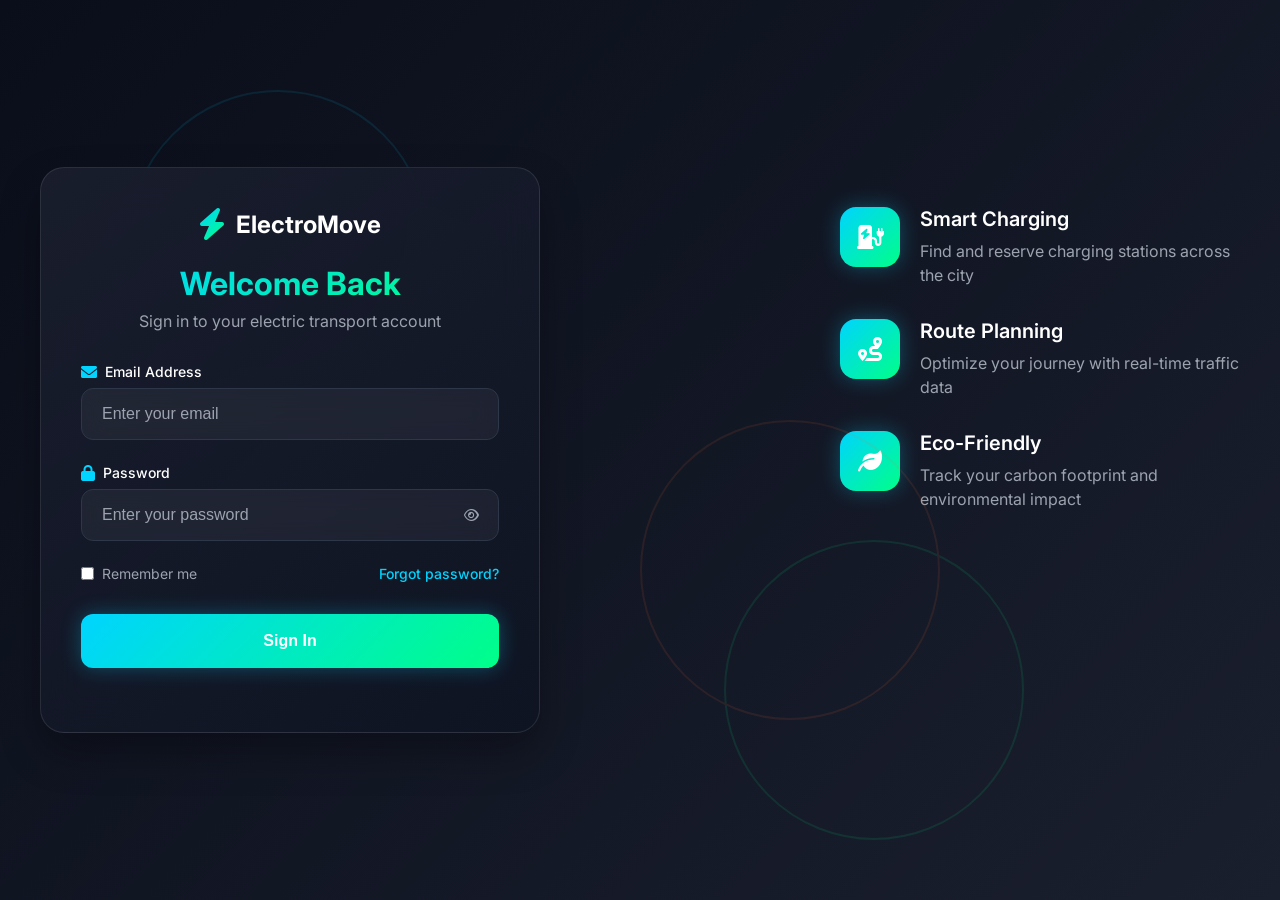
<file: index.html>
<!DOCTYPE html>
<html lang="en">
<head>
    <meta charset="UTF-8">
    <meta name="viewport" content="width=device-width, initial-scale=1.0">
    <title>ElectroMove - Login</title>
    <link rel="stylesheet" href="styles/login.css">
    <link href="https://cdnjs.cloudflare.com/ajax/libs/font-awesome/6.0.0/css/all.min.css" rel="stylesheet">
    <link href="https://fonts.googleapis.com/css2?family=Inter:wght@300;400;500;600;700&display=swap" rel="stylesheet">
</head>
<body>
    <div class="container">
        <div class="login-wrapper">
            <!-- Background Pattern -->
            <div class="background-pattern">
                <div class="electric-circuit"></div>
                <div class="electric-circuit"></div>
                <div class="electric-circuit"></div>
            </div>
            
            <!-- Login Card -->
            <div class="login-card">
                <div class="login-header">
                    <div class="logo">
                        <i class="fas fa-bolt"></i>
                        <span>ElectroMove</span>
                    </div>
                    <h1>Welcome Back</h1>
                    <p>Sign in to your electric transport account</p>
                </div>

                <form class="login-form" id="loginForm">
                    <div class="form-group">
                        <label for="email">
                            <i class="fas fa-envelope"></i>
                            Email Address
                        </label>
                        <input 
                            type="email" 
                            id="email" 
                            name="email" 
                            placeholder="Enter your email"
                            required
                            autocomplete="email"
                        >
                        <span class="error-message" id="emailError"></span>
                    </div>

                    <div class="form-group">
                        <label for="password">
                            <i class="fas fa-lock"></i>
                            Password
                        </label>
                        <div class="password-input-wrapper">
                            <input 
                                type="password" 
                                id="password" 
                                name="password" 
                                placeholder="Enter your password"
                                required
                                autocomplete="current-password"
                            >
                            <button type="button" class="toggle-password" id="togglePassword">
                                <i class="far fa-eye"></i>
                            </button>
                        </div>
                        <span class="error-message" id="passwordError"></span>
                    </div>

                    <div class="form-options">
                        <div class="remember-me">
                            <input type="checkbox" id="rememberMe" name="rememberMe">
                            <label for="rememberMe">Remember me</label>
                        </div>
                        <a href="#" class="forgot-password">Forgot password?</a>
                    </div>

                    <button type="submit" class="login-btn" id="loginBtn">
                        <span class="btn-text">Sign In</span>
                        <div class="loading-spinner" id="loadingSpinner">
                            <i class="fas fa-spinner fa-spin"></i>
                        </div>
                    </button>
                </form>
                <!-- Only email/password login kept -->
            </div>

            <!-- Features Sidebar -->
            <div class="features-sidebar">
                <div class="feature-item">
                    <div class="feature-icon">
                        <i class="fas fa-charging-station"></i>
                    </div>
                    <div class="feature-content">
                        <h3>Smart Charging</h3>
                        <p>Find and reserve charging stations across the city</p>
                    </div>
                </div>
                <div class="feature-item">
                    <div class="feature-icon">
                        <i class="fas fa-route"></i>
                    </div>
                    <div class="feature-content">
                        <h3>Route Planning</h3>
                        <p>Optimize your journey with real-time traffic data</p>
                    </div>
                </div>
                <div class="feature-item">
                    <div class="feature-icon">
                        <i class="fas fa-leaf"></i>
                    </div>
                    <div class="feature-content">
                        <h3>Eco-Friendly</h3>
                        <p>Track your carbon footprint and environmental impact</p>
                    </div>
                </div>
            </div>
        </div>
    </div>

    <script src="js/login.js"></script>
</body>
</html>
</file>
<file: styles/login.css>
/* Modern Electric Transport Login Page Styles */

* {
    margin: 0;
    padding: 0;
    box-sizing: border-box;
}

:root {
    /* Electric Transport Color Palette */
    --electric-blue: #00d4ff;
    --electric-green: #00ff88;
    --dark-bg: #0a0e1a;
    --card-bg: #1a1f2e;
    --text-primary: #ffffff;
    --text-secondary: #9ca3af;
    --border-color: #2d3748;
    --accent-orange: #ff6b35;
    --success-green: #10b981;
    --error-red: #ef4444;
    
    /* Gradients */
    --electric-gradient: linear-gradient(135deg, var(--electric-blue) 0%, var(--electric-green) 100%);
    --bg-gradient: linear-gradient(135deg, #0a0e1a 0%, #1a1f2e 100%);
    --card-gradient: linear-gradient(145deg, rgba(26, 31, 46, 0.9) 0%, rgba(15, 20, 35, 0.9) 100%);
    
    /* Shadows */
    --shadow-lg: 0 20px 40px rgba(0, 0, 0, 0.3);
    --shadow-md: 0 10px 20px rgba(0, 0, 0, 0.2);
    --glow-blue: 0 0 20px rgba(0, 212, 255, 0.3);
    --glow-green: 0 0 20px rgba(0, 255, 136, 0.3);
}

body {
    font-family: 'Inter', sans-serif;
    background: var(--bg-gradient);
    min-height: 100vh;
    color: var(--text-primary);
    overflow-x: hidden;
}

.container {
    min-height: 100vh;
    display: flex;
    align-items: center;
    justify-content: center;
    padding: 20px;
    position: relative;
}

.login-wrapper {
    display: grid;
    grid-template-columns: 1fr 400px;
    gap: 60px;
    max-width: 1200px;
    width: 100%;
    position: relative;
    z-index: 1;
}

/* Background Pattern */
.background-pattern {
    position: fixed;
    top: 0;
    left: 0;
    width: 100%;
    height: 100%;
    z-index: 0;
    opacity: 0.1;
}

.electric-circuit {
    position: absolute;
    width: 300px;
    height: 300px;
    border: 2px solid var(--electric-blue);
    border-radius: 50%;
    animation: rotate 20s linear infinite;
}

.electric-circuit:nth-child(1) {
    top: 10%;
    left: 10%;
    animation-duration: 25s;
}

.electric-circuit:nth-child(2) {
    top: 60%;
    right: 20%;
    animation-duration: 30s;
    animation-direction: reverse;
    border-color: var(--electric-green);
}

.electric-circuit:nth-child(3) {
    bottom: 20%;
    left: 50%;
    animation-duration: 35s;
    border-color: var(--accent-orange);
}

@keyframes rotate {
    from { transform: rotate(0deg); }
    to { transform: rotate(360deg); }
}

/* Login Card */
.login-card {
    background: var(--card-gradient);
    padding: 40px;
    border-radius: 24px;
    box-shadow: var(--shadow-lg);
    backdrop-filter: blur(20px);
    border: 1px solid rgba(255, 255, 255, 0.1);
    max-width: 500px;
    width: 100%;
    transition: all 0.3s ease;
}

.login-card:hover {
    box-shadow: var(--shadow-lg), var(--glow-blue);
    transform: translateY(-5px);
}

.login-header {
    text-align: center;
    margin-bottom: 32px;
}

.logo {
    display: flex;
    align-items: center;
    justify-content: center;
    gap: 12px;
    margin-bottom: 24px;
    font-size: 24px;
    font-weight: 700;
}

.logo i {
    font-size: 32px;
    background: var(--electric-gradient);
    -webkit-background-clip: text;
    -webkit-text-fill-color: transparent;
    background-clip: text;
    animation: pulse 2s infinite;
}

@keyframes pulse {
    0%, 100% { transform: scale(1); }
    50% { transform: scale(1.1); }
}

.login-header h1 {
    font-size: 32px;
    font-weight: 700;
    margin-bottom: 8px;
    background: var(--electric-gradient);
    -webkit-background-clip: text;
    -webkit-text-fill-color: transparent;
    background-clip: text;
}

.login-header p {
    color: var(--text-secondary);
    font-size: 16px;
}

/* Form Styles */
.login-form {
    margin-bottom: 24px;
}

.form-group {
    margin-bottom: 24px;
}

.form-group label {
    display: flex;
    align-items: center;
    gap: 8px;
    margin-bottom: 8px;
    color: var(--text-primary);
    font-weight: 500;
    font-size: 14px;
}

.form-group label i {
    color: var(--electric-blue);
    font-size: 16px;
}

.form-group input {
    width: 100%;
    padding: 16px 20px;
    background: rgba(255, 255, 255, 0.05);
    border: 1px solid var(--border-color);
    border-radius: 12px;
    color: var(--text-primary);
    font-size: 16px;
    transition: all 0.3s ease;
    backdrop-filter: blur(10px);
}

.form-group input:focus {
    outline: none;
    border-color: var(--electric-blue);
    box-shadow: 0 0 0 3px rgba(0, 212, 255, 0.1);
    background: rgba(255, 255, 255, 0.08);
}

.form-group input::placeholder {
    color: var(--text-secondary);
}

.password-input-wrapper {
    position: relative;
}

.toggle-password {
    position: absolute;
    right: 16px;
    top: 50%;
    transform: translateY(-50%);
    background: none;
    border: none;
    color: var(--text-secondary);
    cursor: pointer;
    padding: 4px;
    transition: color 0.3s ease;
}

.toggle-password:hover {
    color: var(--electric-blue);
}

.error-message {
    color: var(--error-red);
    font-size: 12px;
    margin-top: 4px;
    display: block;
    opacity: 0;
    transition: opacity 0.3s ease;
}

.error-message.show {
    opacity: 1;
}

.form-options {
    display: flex;
    justify-content: space-between;
    align-items: center;
    margin-bottom: 32px;
}

.remember-me {
    display: flex;
    align-items: center;
    gap: 8px;
}

.remember-me input[type="checkbox"] {
    width: auto;
    margin: 0;
    accent-color: var(--electric-blue);
}

.remember-me label {
    margin: 0;
    font-size: 14px;
    color: var(--text-secondary);
    cursor: pointer;
}

.forgot-password {
    color: var(--electric-blue);
    text-decoration: none;
    font-size: 14px;
    font-weight: 500;
    transition: color 0.3s ease;
}

.forgot-password:hover {
    color: var(--electric-green);
}

/* Login Button */
.login-btn {
    width: 100%;
    padding: 18px 24px;
    background: var(--electric-gradient);
    border: none;
    border-radius: 12px;
    color: white;
    font-size: 16px;
    font-weight: 600;
    cursor: pointer;
    position: relative;
    overflow: hidden;
    transition: all 0.3s ease;
    box-shadow: var(--glow-blue);
}

.login-btn:hover {
    transform: translateY(-2px);
    box-shadow: 0 10px 30px rgba(0, 212, 255, 0.4);
}

.login-btn:active {
    transform: translateY(0);
}

.login-btn.loading {
    pointer-events: none;
}

.btn-text {
    transition: opacity 0.3s ease;
}

.loading-spinner {
    position: absolute;
    top: 50%;
    left: 50%;
    transform: translate(-50%, -50%);
    opacity: 0;
    transition: opacity 0.3s ease;
}

.login-btn.loading .btn-text {
    opacity: 0;
}

.login-btn.loading .loading-spinner {
    opacity: 1;
}

/* Divider */
.divider {
    position: relative;
    text-align: center;
    margin: 32px 0;
    color: var(--text-secondary);
    font-size: 14px;
}

.divider::before {
    content: '';
    position: absolute;
    top: 50%;
    left: 0;
    right: 0;
    height: 1px;
    background: var(--border-color);
    z-index: 1;
}

.divider span {
    background: var(--card-bg);
    padding: 0 20px;
    position: relative;
    z-index: 2;
}

/* Social Login */
.social-login {
    display: grid;
    grid-template-columns: 1fr 1fr;
    gap: 12px;
    margin-bottom: 24px;
}

.social-btn {
    display: flex;
    align-items: center;
    justify-content: center;
    gap: 8px;
    padding: 14px 16px;
    background: rgba(255, 255, 255, 0.05);
    border: 1px solid var(--border-color);
    border-radius: 12px;
    color: var(--text-primary);
    font-size: 14px;
    font-weight: 500;
    cursor: pointer;
    transition: all 0.3s ease;
    backdrop-filter: blur(10px);
}

.social-btn:hover {
    background: rgba(255, 255, 255, 0.1);
    border-color: var(--electric-blue);
    transform: translateY(-2px);
}

.social-btn svg,
.social-btn i {
    width: 20px;
    height: 20px;
}

/* Signup Link */
.signup-link {
    text-align: center;
}

.signup-link p {
    color: var(--text-secondary);
    font-size: 14px;
}

.signup-link a {
    color: var(--electric-blue);
    text-decoration: none;
    font-weight: 600;
    transition: color 0.3s ease;
}

.signup-link a:hover {
    color: var(--electric-green);
}

/* Features Sidebar */
.features-sidebar {
    display: flex;
    flex-direction: column;
    gap: 32px;
    padding: 40px 0;
}

.feature-item {
    display: flex;
    gap: 20px;
    align-items: flex-start;
}

.feature-icon {
    width: 60px;
    height: 60px;
    background: var(--electric-gradient);
    border-radius: 16px;
    display: flex;
    align-items: center;
    justify-content: center;
    font-size: 24px;
    color: white;
    box-shadow: var(--glow-blue);
    flex-shrink: 0;
}

.feature-content h3 {
    font-size: 20px;
    font-weight: 600;
    margin-bottom: 8px;
    color: var(--text-primary);
}

.feature-content p {
    color: var(--text-secondary);
    font-size: 16px;
    line-height: 1.5;
}

/* Responsive Design */
@media (max-width: 768px) {
    .login-wrapper {
        grid-template-columns: 1fr;
        gap: 40px;
        max-width: 500px;
    }
    
    .features-sidebar {
        order: -1;
        flex-direction: row;
        overflow-x: auto;
        padding: 20px 0;
        gap: 24px;
    }
    
    .feature-item {
        min-width: 280px;
        flex-shrink: 0;
    }
    
    .login-card {
        padding: 32px 24px;
    }
    
    .social-login {
        grid-template-columns: 1fr;
    }
}

@media (max-width: 480px) {
    .container {
        padding: 16px;
    }
    
    .login-card {
        padding: 24px 20px;
    }
    
    .login-header h1 {
        font-size: 28px;
    }
    
    .logo {
        font-size: 20px;
    }
    
    .logo i {
        font-size: 28px;
    }
}
</file>
